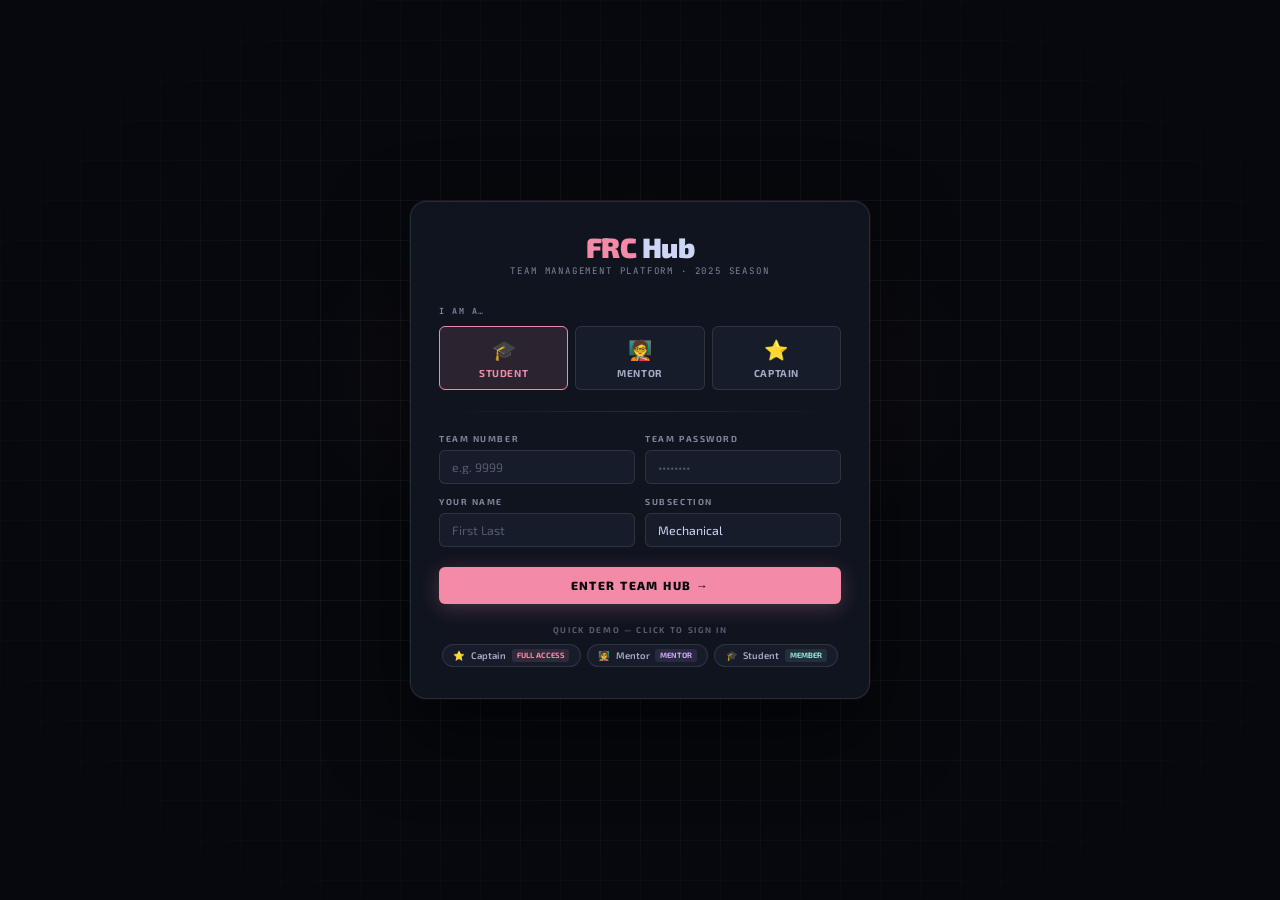
<file: index.html>
<!DOCTYPE html>
<html lang="en">
<head>
<meta charset="UTF-8"/><meta name="viewport" content="width=device-width,initial-scale=1"/>
<title>FRC Team Hub</title>
<link href="https://fonts.googleapis.com/css2?family=Exo+2:ital,wght@0,300;0,400;0,500;0,700;0,800;0,900;1,700&family=JetBrains+Mono:wght@400;500;700&display=swap" rel="stylesheet"/>
<link rel="stylesheet" href="style.css"/>
</head>
<body>

<!-- ═══════════════════════════════════════════
     LOGIN SCREEN
═══════════════════════════════════════════ -->
<div id="loginScreen">
  <div class="login-grid-bg"></div>
  <div class="login-glow"></div>

  <div class="login-card">
    <div class="login-header">
      <div class="login-logo">FRC <span>Hub</span></div>
      <div class="login-season">Team Management Platform · 2025 Season</div>
    </div>

    <div class="login-err" id="loginErr">Incorrect team number or password.</div>

    <!-- ROLE SELECTOR -->
    <div style="margin-bottom:1rem">
      <div style="font-family:'JetBrains Mono',monospace;font-size:.6rem;font-weight:700;letter-spacing:.18em;text-transform:uppercase;color:var(--muted2);margin-bottom:.6rem">I am a…</div>
      <div class="role-selector">
        <label class="role-opt selected" id="roleOptStudent">
          <input type="radio" name="loginRole" value="student" checked/>
          <span class="role-icon">🎓</span>
          <div class="role-label">Student</div>
        </label>
        <label class="role-opt" id="roleOptMentor">
          <input type="radio" name="loginRole" value="mentor"/>
          <span class="role-icon">🧑‍🏫</span>
          <div class="role-label">Mentor</div>
        </label>
        <label class="role-opt" id="roleOptCaptain">
          <input type="radio" name="loginRole" value="captain"/>
          <span class="role-icon">⭐</span>
          <div class="role-label">Captain</div>
        </label>
      </div>
    </div>

    <div class="login-divider-line"></div>

    <!-- TEAM FIELDS -->
    <div class="lf-row">
      <div class="lf-field">
        <label>Team Number</label>
        <input id="liTeamNum" type="number" placeholder="e.g. 9999" onkeydown="if(event.key==='Enter')doLogin()"/>
      </div>
      <div class="lf-field">
        <label>Team Password</label>
        <input id="liPass" type="password" placeholder="••••••••" onkeydown="if(event.key==='Enter')doLogin()"/>
      </div>
    </div>

    <!-- STUDENT-ONLY: name + subsection -->
    <div id="studentFields">
      <div class="lf-row">
        <div class="lf-field">
          <label>Your Name</label>
          <input id="liName" type="text" placeholder="First Last"/>
        </div>
        <div class="lf-field">
          <label>Subsection</label>
          <select id="liSub">
            <option value="Mechanical">Mechanical</option>
            <option value="Design/CAD">Design/CAD</option>
            <option value="Electrical">Electrical</option>
            <option value="Software">Software</option>
            <option value="Business">Business</option>
            <option value="Outreach">Outreach</option>
            <option value="Media">Media</option>
            <option value="Awards">Awards</option>
            <option value="Drive Team">Drive Team</option>
            <option value="Scouting">Scouting</option>
          </select>
        </div>
      </div>
    </div>

    <button class="login-btn" onclick="doLogin()">Enter Team Hub →</button>

    <div class="demo-section">
      <div class="demo-title">Quick demo — click to sign in</div>
      <div class="demo-chips">
        <div class="demo-chip" onclick="quickLogin('captain')">
          <span>⭐</span><span>Captain</span>
          <span class="dc-badge" style="background:var(--redbg);color:var(--red)">Full Access</span>
        </div>
        <div class="demo-chip" onclick="quickLogin('mentor')">
          <span>🧑‍🏫</span><span>Mentor</span>
          <span class="dc-badge" style="background:var(--purplebg);color:var(--purple)">Mentor</span>
        </div>
        <div class="demo-chip" onclick="quickLogin('student')">
          <span>🎓</span><span>Student</span>
          <span class="dc-badge" style="background:var(--tealbg);color:var(--teal)">Member</span>
        </div>
      </div>
    </div>
  </div>
</div>

<!-- ═══════════════════════════════════════════
     APP SHELL
═══════════════════════════════════════════ -->
<div id="appShell">

<!-- TOPBAR -->
<div class="topbar">
  <div class="tb-left">
    <div class="tb-logo">FRC <span>Hub</span></div>
    <div class="tb-team" id="tbTeam">Team 9999</div>
    <div class="tb-sprint-pill" onclick="nav('sprint')">
      <span style="font-size:.65rem;color:var(--muted2)">▶</span>
      <span class="tb-sprint-name" id="tbSprintName">Sprint 1</span>
      <span class="tb-sprint-days" id="tbSprintDays">12d left</span>
    </div>
  </div>
  <div class="tb-right">
    <div class="robot-wrap">
      <span class="robot-label">ROBOT</span>
      <div class="robot-bar"><div class="robot-fill" id="robotFill" style="width:0%"></div></div>
      <span class="robot-pct" id="robotPct">0%</span>
    </div>
    <button class="tb-btn accent" id="btnAddTask" onclick="openModal('task')">+ Task</button>
    <div class="ua-wrap">
      <div class="ua" id="userAv" onclick="toggleUA()"></div>
      <div class="ua-menu" id="uaMenu">
        <div class="ua-menu-head">
          <div class="ua-menu-name" id="uaName">—</div>
          <div class="ua-menu-meta" id="uaMeta">—</div>
        </div>
        <div class="ua-menu-item" onclick="nav('settings');closeUA()">⚙ Settings</div>
        <div class="ua-sep"></div>
        <div class="ua-menu-item danger" onclick="doLogout()">🚪 Sign Out</div>
      </div>
    </div>
  </div>
</div>

<!-- BODY -->
<div class="app-body">

<!-- SIDEBAR -->
<div class="sidebar" id="sidebar">
  <div class="nav-group">Overview</div>
  <div class="nav-item active" onclick="nav('dashboard')"><span class="ni-icon">⚡</span>Dashboard</div>
  <div class="nav-item" onclick="nav('sprint')"><span class="ni-icon">🏃</span>Sprint Board</div>
  <div class="nav-item" onclick="nav('progress')"><span class="ni-icon">📈</span>Progress Reports</div>

  <div class="nav-group">People</div>
  <div class="nav-item" onclick="nav('members')"><span class="ni-icon">👥</span>Members<span class="nav-badge" id="nb-members">0</span></div>
  <div class="nav-item" onclick="nav('tasks')"><span class="ni-icon">✅</span>Tasks<span class="nav-badge" id="nb-tasks">0</span></div>
  <div class="nav-item" onclick="nav('attendance')"><span class="ni-icon">📋</span>Attendance</div>

  <div class="nav-group">Competition</div>
  <div class="nav-item" onclick="nav('scouting')"><span class="ni-icon">🔭</span>Scouting</div>
  <div class="nav-item" onclick="nav('competitions')"><span class="ni-icon">🏆</span>Competitions</div>

  <div class="nav-group">Admin</div>
  <div class="nav-item" id="nav-integrations" onclick="nav('integrations')"><span class="ni-icon">🔗</span>Integrations</div>
  <div class="nav-item" id="nav-settings" onclick="nav('settings')"><span class="ni-icon">⚙</span>Settings</div>

  <div class="sidebar-footer">
    <div class="sf-role">
      <div class="sf-dot" id="sfDot"></div>
      <span id="sfRoleLabel">—</span>
    </div>
  </div>
</div>

<!-- MAIN -->
<div class="main-area">

<!-- ── DASHBOARD ── -->
<div class="page active" id="page-dashboard">
  <div class="ph">
    <div class="ph-left"><div class="ph-title">Dashboard</div><div class="ph-sub">Season overview &amp; team status</div></div>
    <div class="ph-actions">
      <button class="tb-btn" onclick="openModal('sprint')">+ New Sprint</button>
      <button class="tb-btn accent" onclick="openModal('task')">+ Add Task</button>
    </div>
  </div>
  <div class="card" style="margin-bottom:1rem">
    <div class="card-h">🤖 Robot Build Progress</div>
    <div id="dashRobotBars"></div>
  </div>
  <div class="g4" style="margin-bottom:1rem" id="dashStats"></div>
  <div class="g2">
    <div>
      <div class="sec-lbl">Active Sprint</div>
      <div class="card" id="dashSprintCard"></div>
    </div>
    <div>
      <div class="sec-lbl">Team Activity</div>
      <div id="dashTeamAct"></div>
    </div>
  </div>
</div>

<!-- ── SPRINT BOARD ── -->
<div class="page" id="page-sprint">
  <div class="ph">
    <div class="ph-left">
      <div class="ph-title" id="sprintTitle">Sprint Board</div>
      <div class="ph-sub">Drag cards · Ctrl+K to add task</div>
    </div>
    <div class="ph-actions">
      <select id="boardFilter" style="background:var(--s2);border:1px solid var(--border2);color:var(--text2);font-size:.72rem;padding:.32rem .6rem;border-radius:var(--r);outline:none;cursor:pointer;font-family:'Exo 2',sans-serif" onchange="renderBoard()">
        <option value="all">All Subsections</option>
        <option value="Mechanical">Mechanical</option>
        <option value="Design/CAD">Design/CAD</option>
        <option value="Electrical">Electrical</option>
        <option value="Software">Software</option>
        <option value="Business">Business</option>
        <option value="Outreach">Outreach</option>
        <option value="Media">Media</option>
        <option value="Awards">Awards</option>
        <option value="Drive Team">Drive Team</option>
        <option value="Scouting">Scouting</option>
      </select>
      <button class="tb-btn" onclick="openModal('sprint')">Manage Sprint</button>
      <button class="tb-btn accent" onclick="openModal('task')">+ Add Task</button>
    </div>
  </div>
  <div class="board" id="board">
    <div class="bcol">
      <div class="bcol-hd"><div class="bcol-title"><div class="bcol-dot" style="background:var(--muted)"></div>Backlog</div><div style="display:flex;align-items:center;gap:.4rem"><span class="bcol-cnt" id="bc-backlog">0</span><button class="bcol-add" onclick="openModal('task','backlog')">+</button></div></div>
      <div class="bcol-cards" id="bcc-backlog" ondragover="onDragOver(event)" ondrop="onDrop(event,'backlog')" ondragleave="onDragLeave(event)"><div class="drop-z" id="dz-backlog"></div></div>
    </div>
    <div class="bcol">
      <div class="bcol-hd"><div class="bcol-title"><div class="bcol-dot" style="background:var(--blue)"></div>In Progress</div><div style="display:flex;align-items:center;gap:.4rem"><span class="bcol-cnt" id="bc-inprog">0</span><button class="bcol-add" onclick="openModal('task','inprog')">+</button></div></div>
      <div class="bcol-cards" id="bcc-inprog" ondragover="onDragOver(event)" ondrop="onDrop(event,'inprog')" ondragleave="onDragLeave(event)"><div class="drop-z" id="dz-inprog"></div></div>
    </div>
    <div class="bcol">
      <div class="bcol-hd"><div class="bcol-title"><div class="bcol-dot" style="background:var(--yellow)"></div>Review</div><div style="display:flex;align-items:center;gap:.4rem"><span class="bcol-cnt" id="bc-review">0</span><button class="bcol-add" onclick="openModal('task','review')">+</button></div></div>
      <div class="bcol-cards" id="bcc-review" ondragover="onDragOver(event)" ondrop="onDrop(event,'review')" ondragleave="onDragLeave(event)"><div class="drop-z" id="dz-review"></div></div>
    </div>
    <div class="bcol">
      <div class="bcol-hd"><div class="bcol-title"><div class="bcol-dot" style="background:var(--teal)"></div>Done</div><div style="display:flex;align-items:center;gap:.4rem"><span class="bcol-cnt" id="bc-done">0</span><button class="bcol-add" onclick="openModal('task','done')">+</button></div></div>
      <div class="bcol-cards" id="bcc-done" ondragover="onDragOver(event)" ondrop="onDrop(event,'done')" ondragleave="onDragLeave(event)"><div class="drop-z" id="dz-done"></div></div>
    </div>
  </div>
  <div style="display:flex;gap:.5rem;flex-wrap:wrap;margin-top:.75rem" id="sprintChips"></div>
</div>

<!-- ── PROGRESS REPORTS ── -->
<div class="page" id="page-progress">
  <div class="ph">
    <div class="ph-left"><div class="ph-title">Progress Reports</div><div class="ph-sub">CAD/CAM uploads, build logs &amp; team updates</div></div>
    <div class="ph-actions"><button class="tb-btn accent" onclick="openModal('report')">+ New Report</button></div>
  </div>
  <div class="upload-zone" onclick="document.getElementById('fileUp').click()">
    <input type="file" id="fileUp" multiple accept=".step,.stl,.f3d,.sldprt,.pdf,.jpg,.jpeg,.png,.mp4,.dxf" onchange="handleUpload(event)"/>
    <div style="font-size:1.5rem;margin-bottom:.4rem">📎</div>
    <div style="font-weight:600">Drop CAD/CAM files, images, or PDFs</div>
    <div style="font-size:.7rem;color:var(--muted);margin-top:.2rem">.STEP · .STL · .F3D · .DXF · .PDF · Images · Video</div>
  </div>
  <div id="uploadedFiles" style="display:flex;flex-wrap:wrap;gap:.35rem;margin-bottom:.85rem"></div>
  <div class="g2" id="reportsGrid"></div>
</div>

<!-- ── MEMBERS ── -->
<div class="page" id="page-members">
  <div class="ph">
    <div class="ph-left"><div class="ph-title">Team Members</div><div class="ph-sub">Roles, subsections &amp; task assignments</div></div>
    <div class="ph-actions"><button class="tb-btn accent" onclick="openModal('member')">+ Add Member</button></div>
  </div>
  <div class="subbar" id="memberSubbar"></div>
  <div class="g3" id="membersGrid"></div>
</div>

<!-- ── TASKS ── -->
<div class="page" id="page-tasks">
  <div class="ph">
    <div class="ph-left"><div class="ph-title">All Tasks</div><div class="ph-sub">View, filter, and reassign across subsections</div></div>
    <div class="ph-actions"><button class="tb-btn accent" onclick="openModal('task')">+ Add Task</button></div>
  </div>
  <div class="subbar" id="taskSubbar"></div>
  <div id="tasksTable"></div>
</div>

<!-- ── ATTENDANCE ── -->
<div class="page" id="page-attendance">
  <div class="ph">
    <div class="ph-left"><div class="ph-title">Attendance</div><div class="ph-sub" id="attDateLbl">Today's session</div></div>
    <div class="ph-actions">
      <button class="tb-btn" onclick="markAllPresent()">✓ All Present</button>
      <button class="tb-btn accent" onclick="autoReassign()">⚡ Auto-Reassign Absent</button>
    </div>
  </div>
  <div class="att-grid" id="attGrid"></div>
  <div id="absentAlert" style="margin-top:1rem"></div>
</div>

<!-- ── SCOUTING ── -->
<div class="page" id="page-scouting">
  <div class="ph">
    <div class="ph-left"><div class="ph-title">Scouting</div><div class="ph-sub">Match data &amp; alliance strategy</div></div>
    <div class="ph-actions"><button class="tb-btn accent" onclick="openModal('scout')">+ Add Team</button></div>
  </div>
  <div class="card" style="overflow:auto">
    <table class="tbl" id="scoutTbl">
      <thead><tr><th>Team #</th><th>Name</th><th>Auto</th><th>Teleop</th><th>Endgame</th><th>Avg</th><th>Rank</th><th>Strategy Notes</th><th></th></tr></thead>
      <tbody id="scoutBody"></tbody>
    </table>
  </div>
</div>

<!-- ── COMPETITIONS ── -->
<div class="page" id="page-competitions">
  <div class="ph">
    <div class="ph-left"><div class="ph-title">Competitions</div><div class="ph-sub">Events, registration &amp; links</div></div>
    <div class="ph-actions"><button class="tb-btn accent" onclick="openModal('comp')">+ Add Event</button></div>
  </div>
  <div class="g2" id="compsGrid"></div>
</div>

<!-- ── INTEGRATIONS ── -->
<div class="page" id="page-integrations">
  <div class="ph">
    <div class="ph-left"><div class="ph-title">Integrations</div><div class="ph-sub">Connect team tools &amp; external services</div></div>
  </div>
  <div id="intList"></div>
</div>

<!-- ── SETTINGS ── -->
<div class="page" id="page-settings">
  <div class="ph">
    <div class="ph-left"><div class="ph-title">Settings</div><div class="ph-sub">Team configuration &amp; credentials</div></div>
  </div>
  <div style="max-width:460px;display:flex;flex-direction:column;gap:.9rem">
    <div class="mf"><label>Team Number</label><input id="setTeamNum" type="number" value="9999"/></div>
    <div class="mf"><label>Team Name</label><input id="setTeamName" value="Iron Eagles"/></div>
    <div class="mf"><label>Team Password (shared)</label><input id="setPass" type="password" placeholder="Change password…"/></div>
    <div class="mf"><label>Season Year</label><input id="setYear" type="number" value="2025"/></div>
    <button class="tb-btn accent" style="align-self:flex-start;padding:.5rem 1.5rem;font-size:.78rem" onclick="saveSettings()">Save Settings</button>
  </div>
</div>

</div><!-- end main-area -->
</div><!-- end app-body -->
</div><!-- end appShell -->

<!-- MODAL -->
<div class="overlay" id="overlay" onclick="closeMOBG(event)">
  <div class="modal" id="modalBox"></div>
</div>

<div class="toast" id="toast"></div>

<script src="app.js"></script>
</body>
</html>
</file>
<file: style.css>
/* ════════════════════════════════════════════════
   RESET & TOKENS
════════════════════════════════════════════════ */
*,*::before,*::after{box-sizing:border-box;margin:0;padding:0}
:root{
  --bg:#06080d;--s1:#0b0e16;--s2:#10141f;--s3:#161c2a;--s4:#1e2535;
  --border:rgba(255,255,255,0.055);--border2:rgba(255,255,255,0.1);--border3:rgba(255,255,255,0.16);
  --text:#cdd6f4;--text2:#a6adc8;--muted:#585b70;--muted2:#7f849c;
  --red:#f38ba8;--redbg:rgba(243,139,168,0.12);--redbrd:rgba(243,139,168,0.25);
  --blue:#89b4fa;--bluebg:rgba(137,180,250,0.1);--bluebrd:rgba(137,180,250,0.25);
  --teal:#94e2d5;--tealbg:rgba(148,226,213,0.1);--tealbrd:rgba(148,226,213,0.25);
  --yellow:#f9e2af;--yellowbg:rgba(249,226,175,0.1);--yellowbrd:rgba(249,226,175,0.25);
  --orange:#fab387;--peach:#fab387;
  --purple:#cba6f7;--purplebg:rgba(203,166,247,0.1);--purplebrd:rgba(203,166,247,0.25);
  --pink:#f5c2e7;--green:#a6e3a1;--sky:#89dceb;--mauve:#cba6f7;
  --accent:#f38ba8;
  --r:6px;--r2:10px;
  /* subsection colors */
  --c-mech:#fab387;--c-cad:#89b4fa;--c-elec:#f9e2af;--c-soft:#f38ba8;
  --c-biz:#cba6f7;--c-out:#89dceb;--c-med:#f5c2e7;--c-awd:#f9e2af;
  --c-drv:#a6e3a1;--c-sco:#94e2d5;
}
html,body{height:100%;overflow:hidden;font-size:14px}
body{font-family:'Exo 2',sans-serif;background:var(--bg);color:var(--text);display:flex;flex-direction:column}
::-webkit-scrollbar{width:4px;height:4px}
::-webkit-scrollbar-track{background:transparent}
::-webkit-scrollbar-thumb{background:var(--s4);border-radius:2px}
button{font-family:'Exo 2',sans-serif;cursor:pointer}
input,select,textarea{font-family:'Exo 2',sans-serif}

/* ════════════════════════════════════════════════
   LOGIN SCREEN
════════════════════════════════════════════════ */
#loginScreen{
  position:fixed;inset:0;z-index:9999;
  background:var(--bg);
  display:flex;align-items:center;justify-content:center;
  padding:1rem;
  overflow:auto;
}
.login-grid-bg{
  position:fixed;inset:0;pointer-events:none;
  background-image:
    linear-gradient(var(--border) 1px,transparent 1px),
    linear-gradient(90deg,var(--border) 1px,transparent 1px);
  background-size:40px 40px;
  mask-image:radial-gradient(ellipse 80% 80% at 50% 50%,black 30%,transparent 80%);
}
.login-glow{
  position:fixed;top:20%;left:50%;transform:translateX(-50%);
  width:700px;height:400px;
  background:radial-gradient(ellipse,rgba(243,139,168,0.07) 0%,transparent 70%);
  pointer-events:none;
}
.login-card{
  background:var(--s2);
  border:1px solid var(--border2);
  border-radius:16px;
  width:100%;max-width:460px;
  padding:2.25rem 2rem;
  position:relative;z-index:1;
  box-shadow:0 32px 80px rgba(0,0,0,0.6),0 0 0 1px rgba(243,139,168,0.06);
  animation:loginIn .4s ease both;
}
@keyframes loginIn{from{opacity:0;transform:translateY(20px)}to{opacity:1;transform:translateY(0)}}
.login-header{text-align:center;margin-bottom:2rem}
.login-logo{
  font-family:'Exo 2',sans-serif;font-weight:900;font-size:2rem;
  letter-spacing:-.02em;color:var(--red);line-height:1;
}
.login-logo span{color:var(--text)}
.login-season{
  font-family:'JetBrains Mono',monospace;font-size:.65rem;
  color:var(--muted2);letter-spacing:.2em;text-transform:uppercase;margin-top:.3rem;
}
.login-divider-line{
  height:1px;background:linear-gradient(90deg,transparent,var(--border2),transparent);
  margin:1.5rem 0;
}
/* Role selector */
.role-selector{display:grid;grid-template-columns:repeat(3,1fr);gap:.5rem;margin-bottom:1.5rem}
.role-opt{
  position:relative;
  border:1px solid var(--border2);border-radius:var(--r);
  padding:.75rem .5rem;text-align:center;cursor:pointer;
  transition:all .2s;background:var(--s3);
}
.role-opt:hover{border-color:var(--border3);background:var(--s4)}
.role-opt.selected{
  border-color:var(--red);background:var(--redbg);
}
.role-opt input{position:absolute;opacity:0;pointer-events:none}
.role-icon{font-size:1.4rem;margin-bottom:.3rem;display:block}
.role-label{font-size:.72rem;font-weight:700;letter-spacing:.06em;text-transform:uppercase;color:var(--text2)}
.role-opt.selected .role-label{color:var(--red)}

/* form */
.lf-field{margin-bottom:.9rem}
.lf-field label{display:block;font-size:.62rem;font-weight:700;letter-spacing:.18em;text-transform:uppercase;color:var(--muted2);margin-bottom:.4rem}
.lf-field input,.lf-field select{
  width:100%;background:var(--s3);border:1px solid var(--border2);border-radius:var(--r);
  padding:.65rem .85rem;font-size:.88rem;color:var(--text);
  outline:none;transition:border-color .15s;-webkit-appearance:none;
}
.lf-field input:focus,.lf-field select:focus{border-color:var(--red)}
.lf-field select option{background:#1a1e2e}
.lf-field input::placeholder{color:var(--muted)}
.lf-row{display:grid;grid-template-columns:1fr 1fr;gap:.75rem}
.lf-hint{font-size:.68rem;color:var(--muted2);margin-top:.3rem}
.login-btn{
  width:100%;padding:.8rem;border:none;border-radius:var(--r);
  font-family:'Exo 2',sans-serif;font-weight:800;font-size:.85rem;
  letter-spacing:.12em;text-transform:uppercase;
  background:var(--red);color:var(--bg);cursor:pointer;
  transition:all .15s;margin-top:.5rem;
  box-shadow:0 4px 20px rgba(243,139,168,0.25);
}
.login-btn:hover{background:#ff9bb5;box-shadow:0 6px 28px rgba(243,139,168,0.35)}
.login-err{
  background:var(--redbg);border:1px solid var(--redbrd);border-radius:var(--r);
  padding:.5rem .75rem;font-size:.75rem;color:var(--red);
  text-align:center;display:none;margin-bottom:.75rem;
}
.login-err.show{display:block}
.demo-section{margin-top:1.5rem}
.demo-title{font-size:.6rem;font-weight:700;letter-spacing:.2em;text-transform:uppercase;color:var(--muted);margin-bottom:.6rem;text-align:center}
.demo-chips{display:flex;flex-wrap:wrap;gap:.4rem;justify-content:center}
.demo-chip{
  background:var(--s3);border:1px solid var(--border2);border-radius:20px;
  padding:.3rem .75rem;font-size:.68rem;font-weight:600;color:var(--text2);
  cursor:pointer;transition:all .15s;display:flex;align-items:center;gap:.4rem;
}
.demo-chip:hover{border-color:var(--red);color:var(--red);background:var(--redbg)}
.demo-chip .dc-badge{font-size:.55rem;padding:.1rem .35rem;border-radius:3px;font-weight:700;text-transform:uppercase}

/* ════════════════════════════════════════════════
   APP SHELL
════════════════════════════════════════════════ */
#appShell{display:none;flex-direction:column;height:100%;overflow:hidden}

/* ── TOPBAR ── */
.topbar{
  height:50px;background:var(--s1);border-bottom:1px solid var(--border);
  display:flex;align-items:center;justify-content:space-between;
  padding:0 1.1rem;flex-shrink:0;z-index:200;gap:.6rem;
}
.tb-left{display:flex;align-items:center;gap:.75rem;flex:1;min-width:0}
.tb-logo{
  font-family:'Exo 2',sans-serif;font-weight:900;font-size:1.1rem;
  letter-spacing:-.01em;color:var(--red);white-space:nowrap;flex-shrink:0;
}
.tb-logo span{color:var(--text)}
.tb-team{
  font-family:'JetBrains Mono',monospace;font-size:.68rem;
  color:var(--muted2);white-space:nowrap;
}
.tb-sprint-pill{
  display:flex;align-items:center;gap:.4rem;
  background:var(--redbg);border:1px solid var(--redbrd);
  border-radius:20px;padding:.2rem .7rem;cursor:pointer;
  transition:all .15s;flex-shrink:0;
}
.tb-sprint-pill:hover{background:rgba(243,139,168,.18)}
.tb-sprint-name{font-family:'Exo 2',sans-serif;font-size:.7rem;font-weight:700;color:var(--red);letter-spacing:.04em}
.tb-sprint-days{font-size:.62rem;color:var(--muted2)}
.tb-right{display:flex;align-items:center;gap:.5rem;flex-shrink:0}
.robot-wrap{display:flex;align-items:center;gap:.5rem}
.robot-label{font-size:.62rem;color:var(--muted2);white-space:nowrap;font-family:'JetBrains Mono',monospace}
.robot-bar{width:100px;height:5px;background:var(--s4);border-radius:3px;overflow:hidden}
.robot-fill{height:100%;background:linear-gradient(90deg,var(--teal),var(--blue));border-radius:3px;transition:width .6s ease}
.robot-pct{font-family:'JetBrains Mono',monospace;font-size:.72rem;font-weight:700;color:var(--teal);white-space:nowrap}
.tb-btn{
  background:var(--s3);border:1px solid var(--border2);color:var(--text2);
  font-size:.65rem;font-weight:700;letter-spacing:.1em;text-transform:uppercase;
  padding:.32rem .7rem;border-radius:var(--r);cursor:pointer;transition:all .15s;white-space:nowrap;
}
.tb-btn:hover{border-color:var(--border3);color:var(--text)}
.tb-btn.accent{background:var(--red);color:var(--bg);border-color:var(--red)}
.tb-btn.accent:hover{background:#ff9bb5}
/* user avatar */
.ua-wrap{position:relative}
.ua{
  width:30px;height:30px;border-radius:50%;
  display:flex;align-items:center;justify-content:center;
  font-weight:800;font-size:.7rem;cursor:pointer;
  border:2px solid transparent;transition:border-color .15s;
  flex-shrink:0;
}
.ua:hover{border-color:var(--border3)}
.ua-menu{
  position:absolute;top:calc(100% + 8px);right:0;
  background:var(--s2);border:1px solid var(--border2);border-radius:var(--r2);
  min-width:210px;z-index:600;
  box-shadow:0 12px 40px rgba(0,0,0,.5);
  display:none;overflow:hidden;
}
.ua-menu.open{display:block}
.ua-menu-head{padding:.9rem 1rem;border-bottom:1px solid var(--border)}
.ua-menu-name{font-weight:700;font-size:.88rem}
.ua-menu-meta{font-size:.68rem;color:var(--muted2);margin-top:.15rem}
.ua-menu-item{
  display:flex;align-items:center;gap:.6rem;
  padding:.55rem 1rem;font-size:.8rem;color:var(--text2);
  cursor:pointer;transition:all .15s;
}
.ua-menu-item:hover{background:var(--s3);color:var(--text)}
.ua-menu-item.danger:hover{color:var(--red);background:var(--redbg)}
.ua-sep{height:1px;background:var(--border)}

/* ── BODY ── */
.app-body{display:flex;flex:1;overflow:hidden}

/* ── SIDEBAR ── */
.sidebar{
  width:196px;background:var(--s1);border-right:1px solid var(--border);
  display:flex;flex-direction:column;flex-shrink:0;overflow-y:auto;padding:.5rem 0;
}
.nav-group{
  padding:.6rem .85rem .2rem;
  font-family:'JetBrains Mono',monospace;
  font-size:.55rem;font-weight:700;letter-spacing:.22em;text-transform:uppercase;color:var(--muted);
}
.nav-item{
  display:flex;align-items:center;gap:.6rem;
  padding:.48rem .85rem;margin:1px .35rem;border-radius:var(--r);
  cursor:pointer;font-size:.82rem;font-weight:500;color:var(--muted2);
  transition:all .15s;position:relative;
}
.nav-item:hover{background:rgba(255,255,255,.04);color:var(--text)}
.nav-item.active{background:var(--redbg);color:var(--text)}
.nav-item.active::before{
  content:'';position:absolute;left:0;top:25%;bottom:25%;
  width:2px;background:var(--red);border-radius:0 2px 2px 0;
}
.nav-item .ni-icon{font-size:.95rem;flex-shrink:0;width:18px;text-align:center}
.nav-badge{
  margin-left:auto;font-family:'JetBrains Mono',monospace;
  font-size:.58rem;font-weight:700;
  background:var(--s4);border-radius:10px;
  padding:.1rem .45rem;color:var(--muted2);
}
.nav-item.locked{opacity:.35;pointer-events:none}
.sidebar-footer{
  margin-top:auto;padding:.75rem .85rem;
  border-top:1px solid var(--border);
}
.sf-role{
  font-family:'JetBrains Mono',monospace;font-size:.62rem;
  color:var(--muted2);display:flex;align-items:center;gap:.4rem;
}
.sf-dot{width:6px;height:6px;border-radius:50%}

/* ── MAIN ── */
.main-area{flex:1;overflow:hidden;display:flex;flex-direction:column}
.page{display:none;flex:1;overflow-y:auto;padding:1.4rem}
.page.active{display:flex;flex-direction:column}
.ph{display:flex;align-items:flex-start;justify-content:space-between;margin-bottom:1.25rem;gap:1rem;flex-wrap:wrap}
.ph-left .ph-title{font-family:'Exo 2',sans-serif;font-weight:800;font-size:1.4rem;letter-spacing:-.01em}
.ph-left .ph-sub{font-size:.78rem;color:var(--muted2);margin-top:.2rem}
.ph-actions{display:flex;gap:.5rem;flex-wrap:wrap;align-items:flex-start}

/* ── GRID UTILS ── */
.g2{display:grid;grid-template-columns:1fr 1fr;gap:1rem}
.g3{display:grid;grid-template-columns:repeat(3,1fr);gap:.85rem}
.g4{display:grid;grid-template-columns:repeat(4,1fr);gap:.75rem}
@media(max-width:1000px){.g3{grid-template-columns:1fr 1fr}.g4{grid-template-columns:1fr 1fr}}
@media(max-width:680px){.g2,.g3,.g4{grid-template-columns:1fr}}

/* ── CARD ── */
.card{background:var(--s2);border:1px solid var(--border);border-radius:var(--r2);padding:1rem}
.card-h{
  font-family:'Exo 2',sans-serif;font-weight:700;font-size:.82rem;
  display:flex;align-items:center;gap:.5rem;margin-bottom:.85rem;color:var(--text2);
  letter-spacing:.03em;text-transform:uppercase;
}

/* ── STAT CARDS ── */
.stat-card{
  background:var(--s2);border:1px solid var(--border);border-radius:var(--r2);
  padding:.9rem 1rem;overflow:hidden;position:relative;
}
.stat-card::after{
  content:'';position:absolute;bottom:0;left:0;right:0;height:2px;
  background:var(--sc-color,var(--red));
}
.sc-num{font-family:'Exo 2',sans-serif;font-weight:900;font-size:1.9rem;line-height:1;color:var(--text)}
.sc-lbl{font-size:.65rem;color:var(--muted2);margin-top:.3rem;text-transform:uppercase;letter-spacing:.08em;font-weight:600}
.sc-note{font-size:.7rem;color:var(--muted);margin-top:.35rem}

/* ── PROGRESS ROW ── */
.prog-row{display:flex;align-items:center;gap:.7rem;margin-bottom:.5rem}
.prog-name{font-size:.78rem;font-weight:600;min-width:100px;flex-shrink:0}
.prog-bar{flex:1;height:6px;background:var(--s4);border-radius:3px;overflow:hidden}
.prog-fill{height:100%;border-radius:3px;transition:width .6s ease}
.prog-pct{font-family:'JetBrains Mono',monospace;font-size:.68rem;font-weight:700;min-width:32px;text-align:right;color:var(--muted2)}

/* ── TEAM ACTIVITY ROW ── */
.act-row{
  display:flex;align-items:center;gap:.7rem;
  background:var(--s3);border:1px solid var(--border);border-radius:var(--r);
  padding:.55rem .75rem;margin-bottom:.4rem;
}
.act-dot{width:7px;height:7px;border-radius:50%;flex-shrink:0}
.act-name{font-size:.8rem;font-weight:600;min-width:100px;flex-shrink:0}
.act-bar{flex:1;height:4px;background:var(--s4);border-radius:2px;overflow:hidden}
.act-fill{height:100%;border-radius:2px;transition:width .6s ease}
.act-stats{font-family:'JetBrains Mono',monospace;font-size:.62rem;color:var(--muted2);white-space:nowrap}

/* ── SPRINT BOARD ── */
.board{
  display:flex;gap:1px;flex:1;overflow-x:auto;
  background:var(--border);border:1px solid var(--border);
  border-radius:var(--r2);min-height:380px;
}
.bcol{display:flex;flex-direction:column;min-width:230px;flex:1;background:var(--bg);overflow:hidden}
.bcol-hd{
  display:flex;align-items:center;justify-content:space-between;
  padding:.7rem .85rem;flex-shrink:0;border-bottom:1px solid var(--border);
}
.bcol-title{
  font-family:'Exo 2',sans-serif;font-weight:700;font-size:.7rem;
  letter-spacing:.14em;text-transform:uppercase;
  display:flex;align-items:center;gap:.45rem;
}
.bcol-dot{width:7px;height:7px;border-radius:50%;flex-shrink:0}
.bcol-cnt{
  font-family:'JetBrains Mono',monospace;font-size:.62rem;
  background:var(--s4);border:1px solid var(--border);
  padding:.1rem .45rem;border-radius:10px;color:var(--muted2);
}
.bcol-add{background:none;border:none;color:var(--muted);cursor:pointer;font-size:1.1rem;line-height:1;transition:color .15s}
.bcol-add:hover{color:var(--text)}
.bcol-cards{flex:1;overflow-y:auto;padding:.45rem;display:flex;flex-direction:column;gap:.4rem}

/* ── TASK CARD ── */
.tcard{
  background:var(--s2);border:1px solid var(--border);border-radius:var(--r);
  padding:.75rem .8rem;cursor:grab;transition:all .15s;
  position:relative;overflow:hidden;user-select:none;
}
.tcard::before{content:'';position:absolute;left:0;top:0;bottom:0;width:3px;background:var(--tc-c,#444)}
.tcard:hover{border-color:var(--border2);box-shadow:0 4px 16px rgba(0,0,0,.3)}
.tcard.dragging{opacity:.45;transform:rotate(1.5deg);cursor:grabbing}
.tc-sub{font-family:'JetBrains Mono',monospace;font-size:.58rem;font-weight:700;letter-spacing:.12em;text-transform:uppercase;color:var(--tc-c);margin-bottom:.35rem}
.tc-title{font-size:.82rem;font-weight:500;line-height:1.4;margin-bottom:.45rem}
.tc-who{font-size:.65rem;color:var(--muted2);margin-bottom:.4rem;display:flex;align-items:center;gap:.3rem}
.tc-foot{display:flex;align-items:center;justify-content:space-between;gap:.4rem}
.tc-pts{
  font-family:'JetBrains Mono',monospace;font-size:.62rem;font-weight:700;
  background:var(--s4);border:1px solid var(--border);
  padding:.1rem .4rem;border-radius:3px;color:var(--muted2);
}
.tc-pri{font-family:'JetBrains Mono',monospace;font-size:.58rem;font-weight:700;padding:.1rem .4rem;border-radius:3px;text-transform:uppercase;letter-spacing:.06em}
.pri-h{background:var(--redbg);color:var(--red);border:1px solid var(--redbrd)}
.pri-m{background:var(--yellowbg);color:var(--yellow);border:1px solid var(--yellowbrd)}
.pri-l{background:var(--tealbg);color:var(--teal);border:1px solid var(--tealbrd)}
.tc-acts{display:none;position:absolute;top:.4rem;right:.4rem;gap:.2rem}
.tcard:hover .tc-acts{display:flex}
.tc-ab{background:var(--s3);border:1px solid var(--border);color:var(--muted2);font-size:.6rem;padding:.15rem .35rem;border-radius:2px;cursor:pointer;transition:all .1s}
.tc-ab:hover{color:var(--text);border-color:var(--border2)}
.drop-z{min-height:48px;border-radius:4px;border:2px dashed transparent;transition:all .15s;flex-shrink:0}
.drop-z.active{border-color:rgba(243,139,168,.5);background:rgba(243,139,168,.04)}

/* ── REPORTS ── */
.report-card{
  background:var(--s2);border:1px solid var(--border);border-radius:var(--r2);
  padding:1rem;transition:border-color .15s;
}
.report-card:hover{border-color:var(--border2)}
.rc-hd{display:flex;align-items:flex-start;justify-content:space-between;margin-bottom:.65rem;gap:.5rem}
.rc-title{font-size:.88rem;font-weight:700}
.rc-meta{font-size:.65rem;color:var(--muted2);margin-top:.15rem}
.rc-badge{
  font-family:'JetBrains Mono',monospace;font-size:.58rem;font-weight:700;
  padding:.2rem .55rem;border-radius:3px;text-transform:uppercase;letter-spacing:.06em;
  white-space:nowrap;flex-shrink:0;
}
.rc-body{font-size:.8rem;color:var(--text2);line-height:1.65;margin-bottom:.75rem}
.rc-files{display:flex;flex-wrap:wrap;gap:.35rem}
.rc-file{
  display:flex;align-items:center;gap:.3rem;
  background:var(--s3);border:1px solid var(--border);border-radius:4px;
  padding:.28rem .6rem;font-size:.65rem;color:var(--muted2);cursor:pointer;transition:all .15s;
}
.rc-file:hover{border-color:var(--border2);color:var(--text)}
.upload-zone{
  border:2px dashed var(--border2);border-radius:var(--r2);
  padding:1.75rem;text-align:center;cursor:pointer;transition:all .2s;
  color:var(--muted2);font-size:.8rem;margin-bottom:1rem;
}
.upload-zone:hover{border-color:var(--blue);color:var(--text);background:var(--bluebg)}
.upload-zone input{display:none}

/* ── MEMBERS ── */
.member-card{
  background:var(--s2);border:1px solid var(--border);border-radius:var(--r2);
  padding:.9rem;transition:border-color .15s;
}
.member-card:hover{border-color:var(--border2)}
.mc-top{display:flex;align-items:center;gap:.65rem;margin-bottom:.55rem}
.mc-av{
  width:38px;height:38px;border-radius:50%;
  display:flex;align-items:center;justify-content:center;
  font-weight:800;font-size:.88rem;flex-shrink:0;
}
.mc-name{font-size:.88rem;font-weight:700}
.mc-role{font-size:.68rem;color:var(--muted2)}
.mc-teams{display:flex;flex-wrap:wrap;gap:.3rem;margin-bottom:.5rem}
.mc-t{
  font-family:'JetBrains Mono',monospace;font-size:.58rem;font-weight:700;
  padding:.15rem .5rem;border-radius:3px;text-transform:uppercase;letter-spacing:.04em;
  background:var(--s4);border:1px solid var(--border);color:var(--muted2);
}
.mc-foot{display:flex;align-items:center;justify-content:space-between}
.mc-status{display:flex;align-items:center;gap:.35rem;font-size:.7rem;color:var(--muted2)}
.mc-sdot{width:6px;height:6px;border-radius:50%}
.absent-tag{
  font-family:'JetBrains Mono',monospace;font-size:.58rem;font-weight:700;
  background:var(--redbg);border:1px solid var(--redbrd);color:var(--red);
  padding:.15rem .45rem;border-radius:3px;text-transform:uppercase;
}

/* ── ATTENDANCE ── */
.att-grid{display:grid;grid-template-columns:repeat(auto-fill,minmax(150px,1fr));gap:.5rem}
.att-card{
  background:var(--s3);border:1px solid var(--border);border-radius:var(--r);
  padding:.6rem .75rem;display:flex;align-items:center;gap:.55rem;
  cursor:pointer;transition:all .15s;
}
.att-card.present{border-color:var(--tealbrd);background:var(--tealbg)}
.att-card.absent{border-color:var(--redbrd);background:var(--redbg)}
.att-dot{width:7px;height:7px;border-radius:50%;flex-shrink:0}
.att-name{font-size:.78rem;font-weight:600}
.att-role{font-size:.62rem;color:var(--muted2)}

/* ── SCOUT TABLE ── */
.tbl{width:100%;border-collapse:collapse;font-size:.78rem}
.tbl th{
  background:var(--s3);padding:.55rem .75rem;text-align:left;
  font-family:'JetBrains Mono',monospace;font-size:.58rem;font-weight:700;
  letter-spacing:.12em;text-transform:uppercase;color:var(--muted2);
  border-bottom:1px solid var(--border);
}
.tbl td{padding:.5rem .75rem;border-bottom:1px solid var(--border);vertical-align:middle}
.tbl tr:last-child td{border-bottom:none}
.tbl tr:hover td{background:rgba(255,255,255,.018)}
.rank-pill{
  font-family:'JetBrains Mono',monospace;font-weight:700;font-size:.68rem;
  padding:.15rem .45rem;border-radius:3px;
}

/* ── COMP CARDS ── */
.comp-card{
  background:var(--s2);border:1px solid var(--border);border-radius:var(--r2);
  padding:1rem;transition:border-color .15s;display:flex;flex-direction:column;gap:.6rem;
}
.comp-card:hover{border-color:var(--border2)}
.comp-name{font-size:.92rem;font-weight:700}
.comp-meta{font-size:.72rem;color:var(--muted2);display:flex;flex-wrap:wrap;gap:.5rem}
.comp-st{font-family:'JetBrains Mono',monospace;font-size:.6rem;font-weight:700;padding:.2rem .55rem;border-radius:3px;text-transform:uppercase}
.st-reg{background:var(--tealbg);color:var(--teal);border:1px solid var(--tealbrd)}
.st-open{background:var(--bluebg);color:var(--blue);border:1px solid var(--bluebrd)}
.st-closed{background:var(--s4);color:var(--muted2);border:1px solid var(--border)}

/* ── INTEGRATION ROW ── */
.int-row{
  display:flex;align-items:center;gap:.85rem;
  background:var(--s2);border:1px solid var(--border);border-radius:var(--r2);
  padding:.75rem 1rem;margin-bottom:.5rem;transition:border-color .15s;
}
.int-row:hover{border-color:var(--border2)}
.int-icon{font-size:1.3rem;flex-shrink:0}
.int-info{flex:1;min-width:0}
.int-name{font-size:.85rem;font-weight:700}
.int-desc{font-size:.68rem;color:var(--muted2);margin-top:.1rem}
.int-st{
  font-family:'JetBrains Mono',monospace;font-size:.6rem;font-weight:700;
  padding:.18rem .5rem;border-radius:3px;text-transform:uppercase;white-space:nowrap;
}
.int-on{background:var(--tealbg);color:var(--teal);border:1px solid var(--tealbrd)}
.int-off{background:var(--s4);color:var(--muted2);border:1px solid var(--border)}

/* ── MODAL ── */
.overlay{
  position:fixed;inset:0;z-index:800;background:rgba(0,0,0,.72);
  display:flex;align-items:center;justify-content:center;padding:1rem;
  opacity:0;pointer-events:none;transition:opacity .2s;
}
.overlay.open{opacity:1;pointer-events:all}
.modal{
  background:var(--s2);border:1px solid var(--border2);border-radius:12px;
  width:100%;max-width:490px;padding:1.6rem;
  transform:translateY(10px);transition:transform .2s;
  max-height:90vh;overflow-y:auto;
}
.overlay.open .modal{transform:translateY(0)}
.modal h2{font-family:'Exo 2',sans-serif;font-weight:800;font-size:1.1rem;margin-bottom:1.25rem;letter-spacing:-.01em}
.mf{margin-bottom:.9rem}
.mf label{display:block;font-family:'JetBrains Mono',monospace;font-size:.58rem;font-weight:700;letter-spacing:.18em;text-transform:uppercase;color:var(--muted2);margin-bottom:.38rem}
.mf input,.mf select,.mf textarea{
  width:100%;background:var(--s3);border:1px solid var(--border2);border-radius:var(--r);
  padding:.6rem .85rem;font-family:'Exo 2',sans-serif;font-size:.85rem;color:var(--text);
  outline:none;transition:border-color .15s;-webkit-appearance:none;
}
.mf input:focus,.mf select:focus,.mf textarea:focus{border-color:var(--red)}
.mf textarea{resize:vertical;min-height:80px}
.mf select option{background:#1a1e2e}
.mf-row{display:grid;grid-template-columns:1fr 1fr;gap:.75rem}
.mb-row{display:flex;gap:.6rem;margin-top:1.25rem}
.mb{flex:1;padding:.65rem;border:none;border-radius:var(--r);font-family:'Exo 2',sans-serif;font-weight:800;font-size:.75rem;letter-spacing:.1em;text-transform:uppercase;cursor:pointer;transition:all .15s}
.mb-primary{background:var(--red);color:var(--bg)}
.mb-primary:hover{background:#ff9bb5}
.mb-cancel{background:var(--s3);color:var(--muted2);border:1px solid var(--border)}
.mb-cancel:hover{color:var(--text);border-color:var(--border2)}
.mb-danger{background:var(--redbg);color:var(--red);border:1px solid var(--redbrd)}
.mb-danger:hover{background:rgba(243,139,168,.22)}

/* ── SUBBAR FILTER ── */
.subbar{display:flex;gap:.35rem;flex-wrap:wrap;margin-bottom:1rem}
.sp{
  display:flex;align-items:center;gap:.35rem;
  padding:.28rem .65rem;border-radius:3px;border:1px solid transparent;
  font-family:'JetBrains Mono',monospace;font-size:.6rem;font-weight:700;
  letter-spacing:.08em;text-transform:uppercase;cursor:pointer;transition:all .15s;
  background:rgba(255,255,255,.03);color:var(--muted2);
}
.sp .sp-d{width:5px;height:5px;border-radius:50%;background:var(--sp-c);flex-shrink:0}
.sp:hover{background:rgba(255,255,255,.06);color:var(--text)}
.sp.on{background:rgba(var(--sp-rgb),.12);border-color:rgba(var(--sp-rgb),.4);color:var(--sp-c)}
.sp-all{
  padding:.28rem .65rem;border-radius:3px;border:1px solid var(--border2);
  font-family:'JetBrains Mono',monospace;font-size:.6rem;font-weight:700;
  letter-spacing:.08em;text-transform:uppercase;cursor:pointer;transition:all .15s;
  background:rgba(255,255,255,.05);color:var(--text);
}
.sp-all:hover,.sp-all.on{background:rgba(255,255,255,.1);border-color:var(--border3)}

/* ── TOAST ── */
.toast{
  position:fixed;bottom:1.25rem;right:1.25rem;z-index:9990;
  background:var(--s3);border:1px solid var(--border2);border-radius:var(--r);
  padding:.6rem 1rem;font-size:.78rem;color:var(--text);
  box-shadow:0 8px 32px rgba(0,0,0,.45);
  transform:translateY(8px);opacity:0;transition:all .22s;pointer-events:none;
  font-weight:500;
}
.toast.show{transform:translateY(0);opacity:1}
.toast.ok{border-color:var(--tealbrd);background:var(--tealbg)}
.toast.warn{border-color:var(--yellowbrd);background:var(--yellowbg)}

/* ── MISC ── */
.sec-lbl{
  font-family:'JetBrains Mono',monospace;font-weight:700;font-size:.6rem;
  letter-spacing:.18em;text-transform:uppercase;color:var(--muted);
  margin-bottom:.65rem;margin-top:1.1rem;
}
.sec-lbl:first-child{margin-top:0}
.chip{
  display:inline-flex;align-items:center;gap:.3rem;
  background:var(--s3);border:1px solid var(--border);border-radius:3px;
  padding:.2rem .55rem;font-family:'JetBrains Mono',monospace;font-size:.62rem;font-weight:700;
  letter-spacing:.05em;color:var(--muted2);
}
.empty{
  text-align:center;padding:2.5rem;color:var(--muted);font-size:.8rem;
  border:1px dashed var(--border);border-radius:var(--r2);
}
.badge{font-family:'JetBrains Mono',monospace;font-size:.6rem;font-weight:700;padding:.15rem .45rem;border-radius:3px}
.access-wall{
  display:flex;flex-direction:column;align-items:center;justify-content:center;
  flex:1;padding:4rem 2rem;text-align:center;
}
.aw-icon{font-size:2.5rem;margin-bottom:1rem}
.aw-title{font-family:'Exo 2',sans-serif;font-weight:800;font-size:1.25rem;color:var(--red);margin-bottom:.5rem}
.aw-sub{font-size:.82rem;color:var(--muted2)}
</file>
